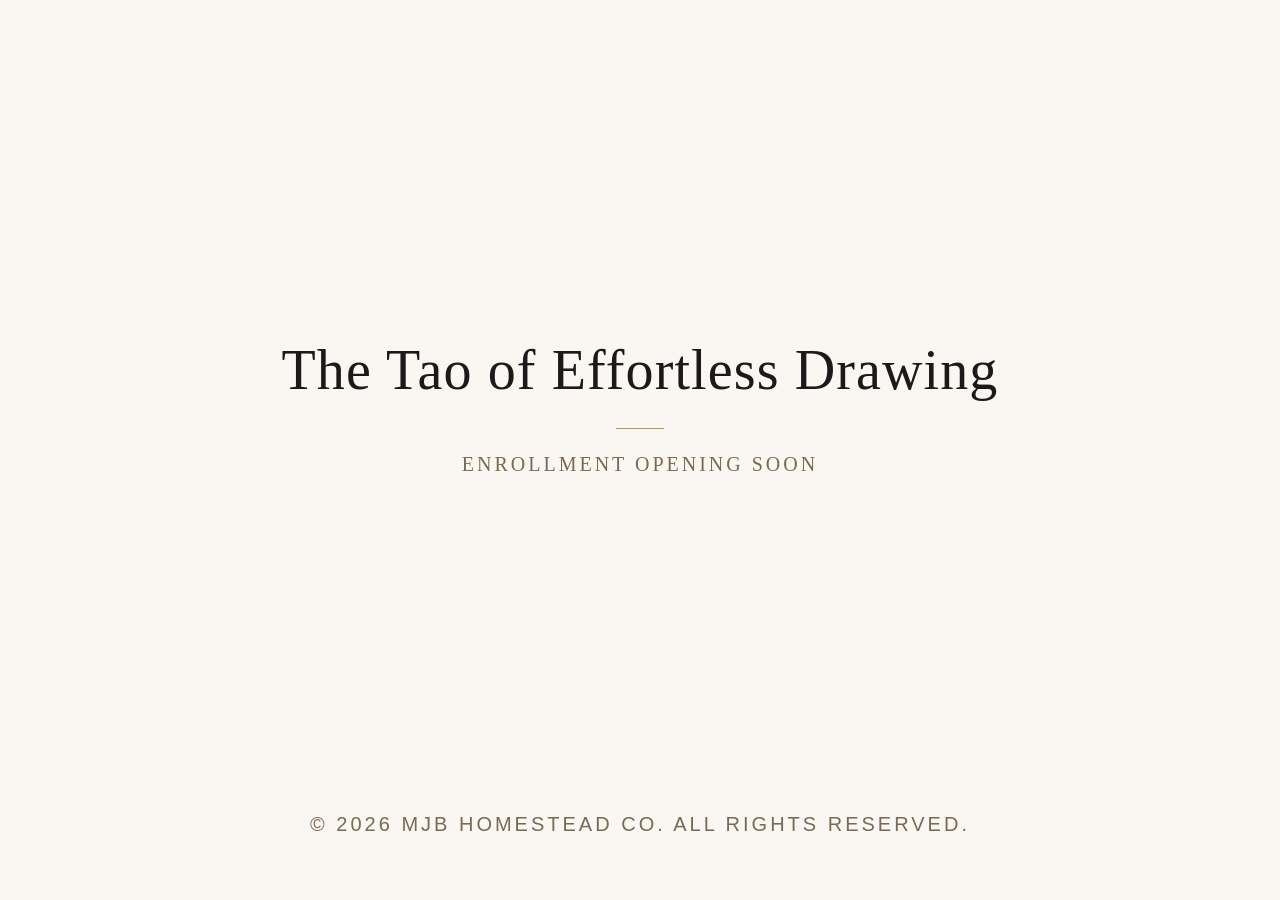
<file: index.html>
<!DOCTYPE html>
<html lang="en">
<head>
  <meta charset="UTF-8" />
  <meta name="viewport" content="width=device-width, initial-scale=1.0" />
  <meta name="description" content="The Tao of Effortless Drawing — coming soon." />
  <title>The Tao of Effortless Drawing</title>
  <style>
    *, *::before, *::after { box-sizing: border-box; margin: 0; padding: 0; }

    body {
      min-height: 100vh;
      display: flex;
      flex-direction: column;
      align-items: center;
      justify-content: center;
      background-color: #faf7f2;
      color: #2c2c2c;
      font-family: Georgia, 'Times New Roman', serif;
      padding: 2rem;
      text-align: center;
    }

    main {
      flex: 1;
      display: flex;
      flex-direction: column;
      align-items: center;
      justify-content: center;
      gap: 1.5rem;
    }

    h1 {
      font-size: clamp(2rem, 6vw, 3.5rem);
      font-weight: normal;
      letter-spacing: 0.02em;
      color: #1a1a1a;
      line-height: 1.2;
    }

    .divider {
      width: 3rem;
      height: 1px;
      background-color: #b5945a;
    }

    p {
      font-size: clamp(1rem, 2.5vw, 1.25rem);
      letter-spacing: 0.15em;
      text-transform: uppercase;
      color: #7a6a54;
    }

    footer {
      padding: 2rem;
      font-family: 'Helvetica Neue', Arial, sans-serif;
      font-size: 0.8rem;
      color: #aaa;
      letter-spacing: 0.05em;
    }
  </style>
</head>
<body>
  <main>
    <h1>The Tao of Effortless Drawing</h1>
    <div class="divider" aria-hidden="true"></div>
    <p>Enrollment Opening Soon</p>
  </main>
  <footer>
    <p>&copy; <span id="year"></span> MJB Homestead Co. All rights reserved.</p>
  </footer>
  <script>
    document.getElementById('year').textContent = new Date().getFullYear();
  </script>
</body>
</html>
</file>
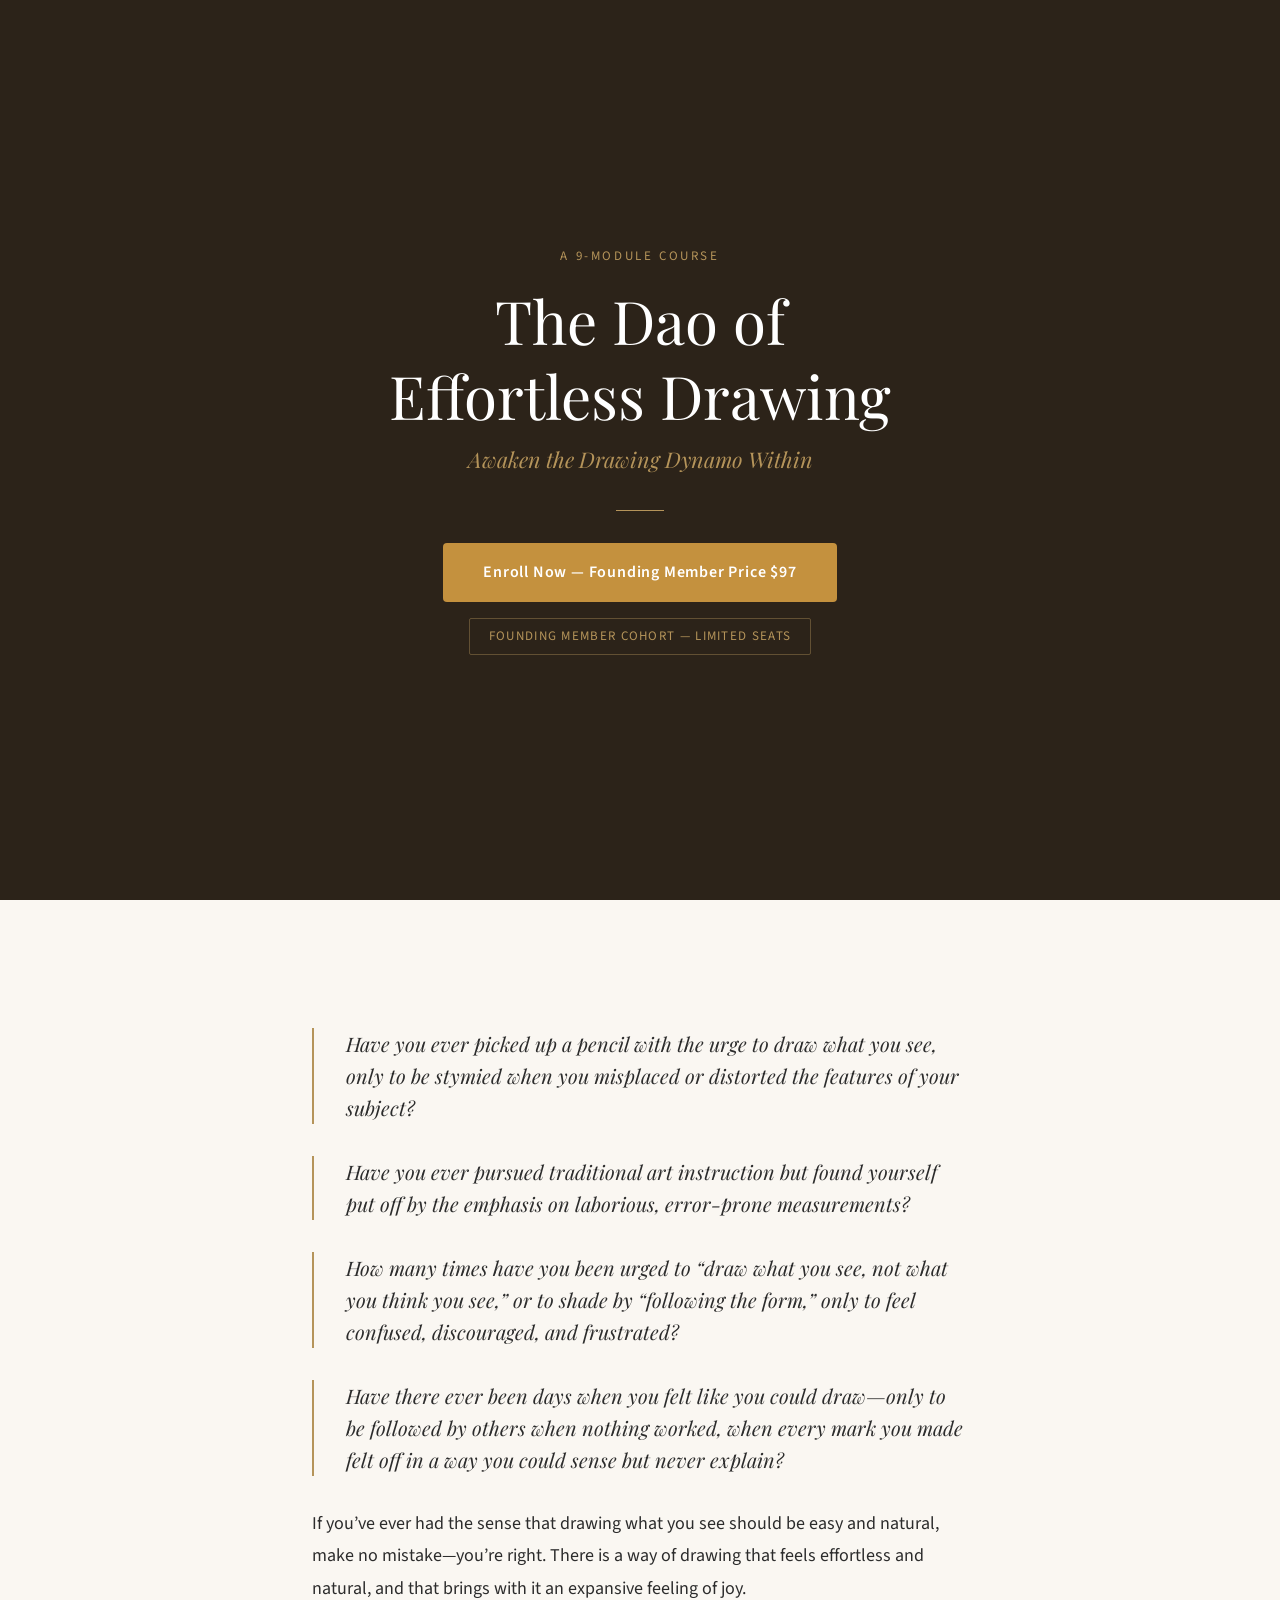
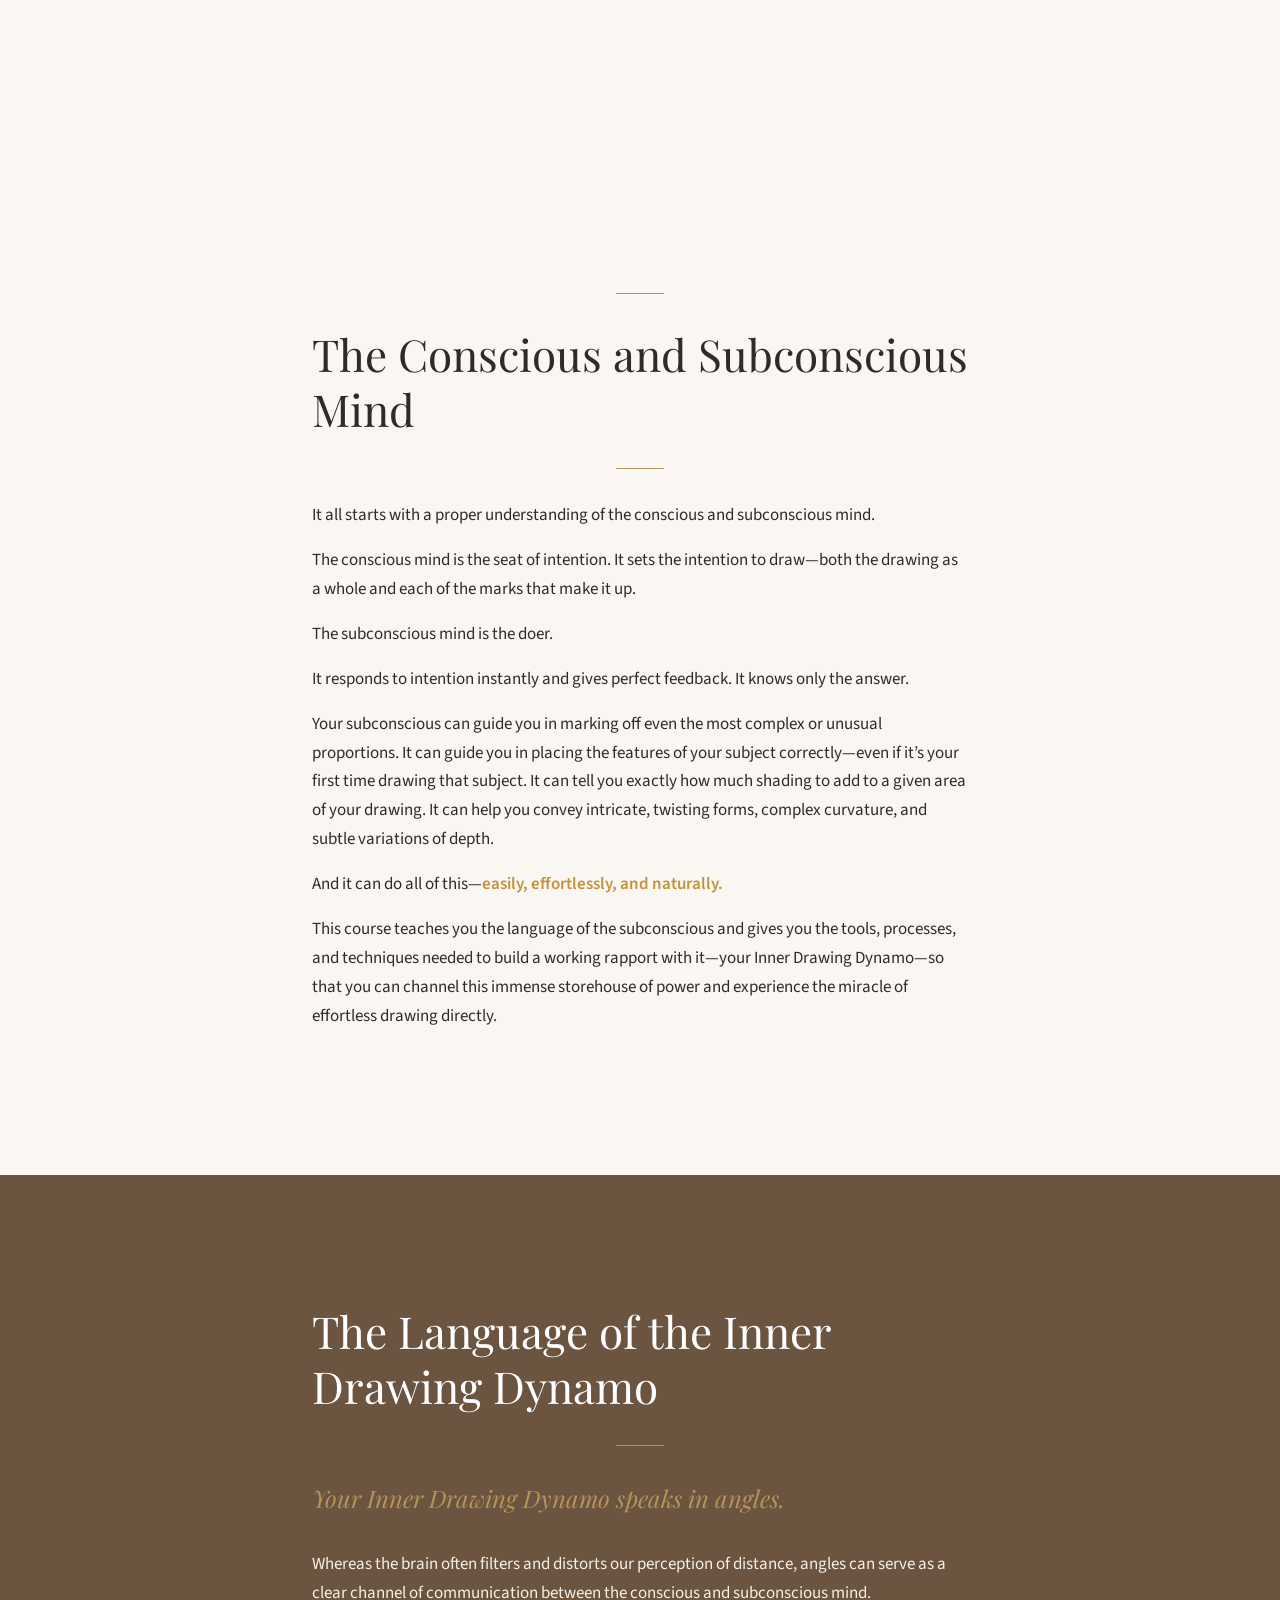
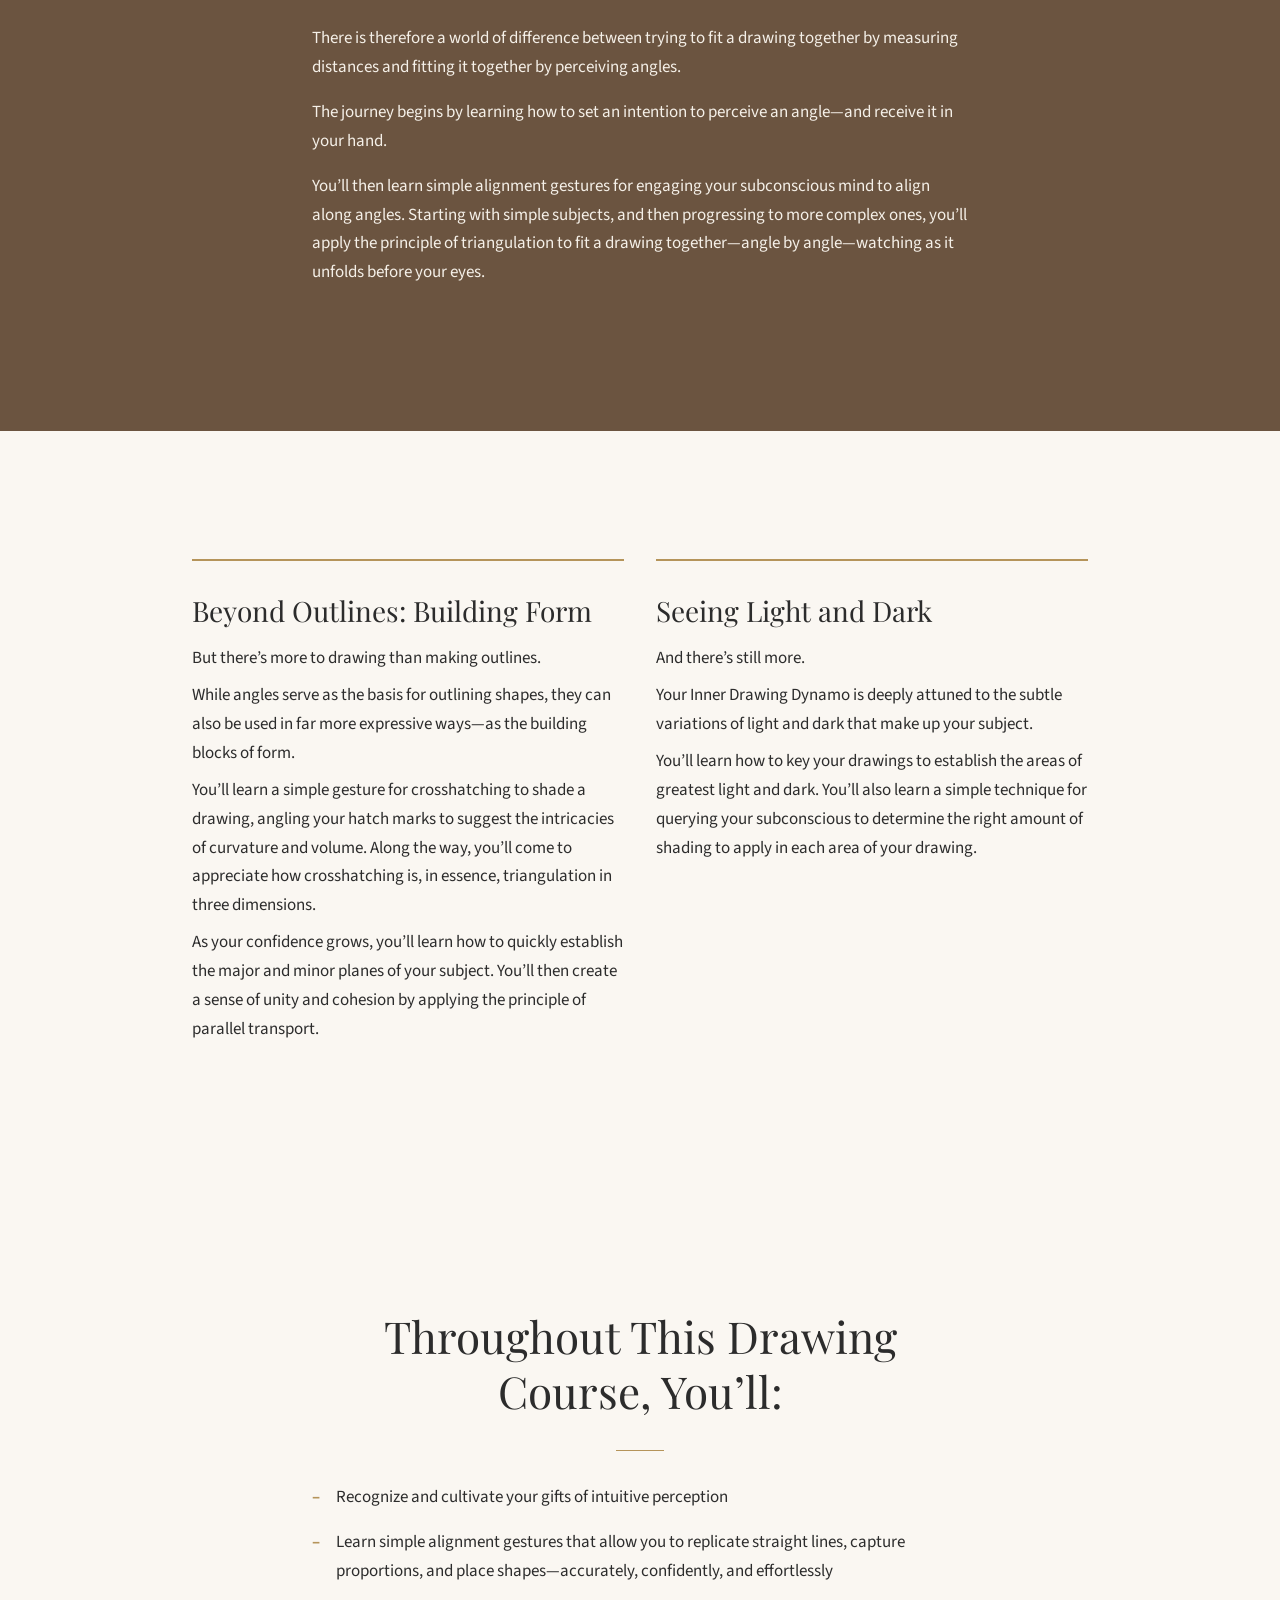
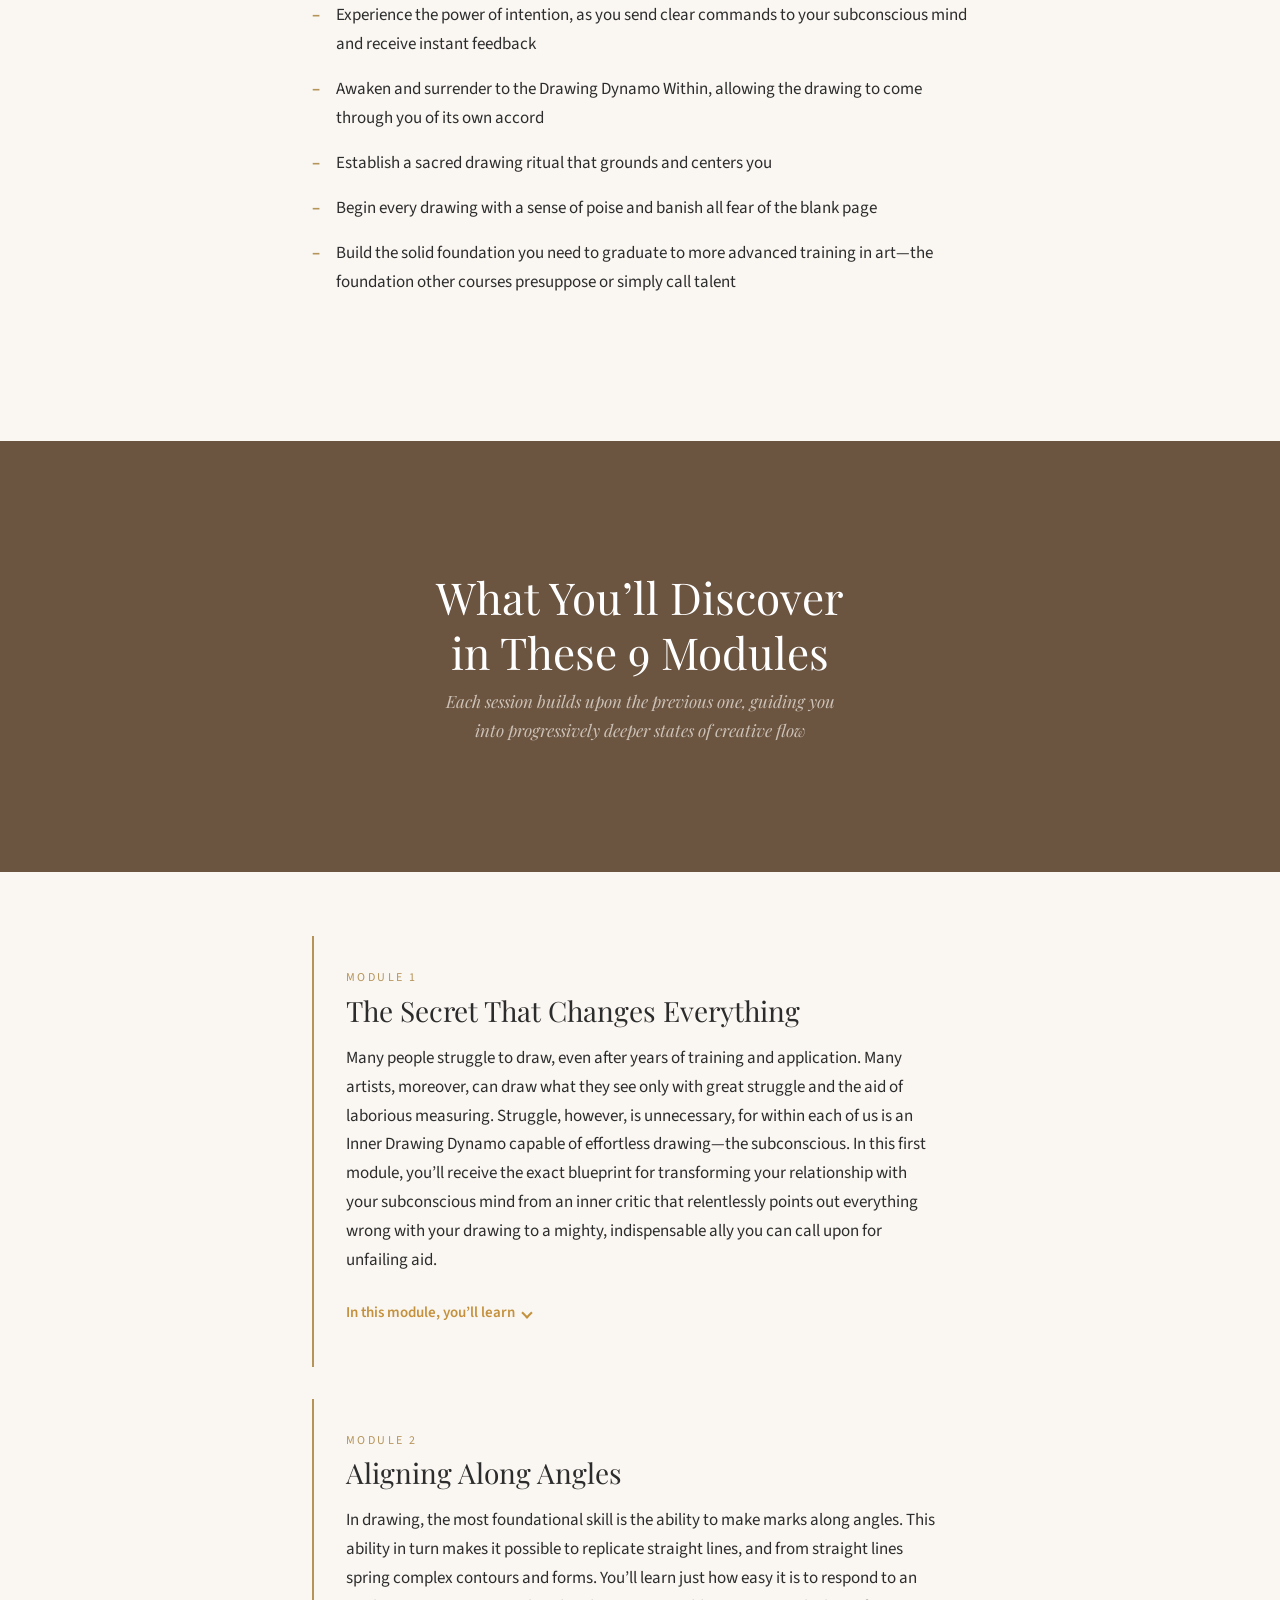
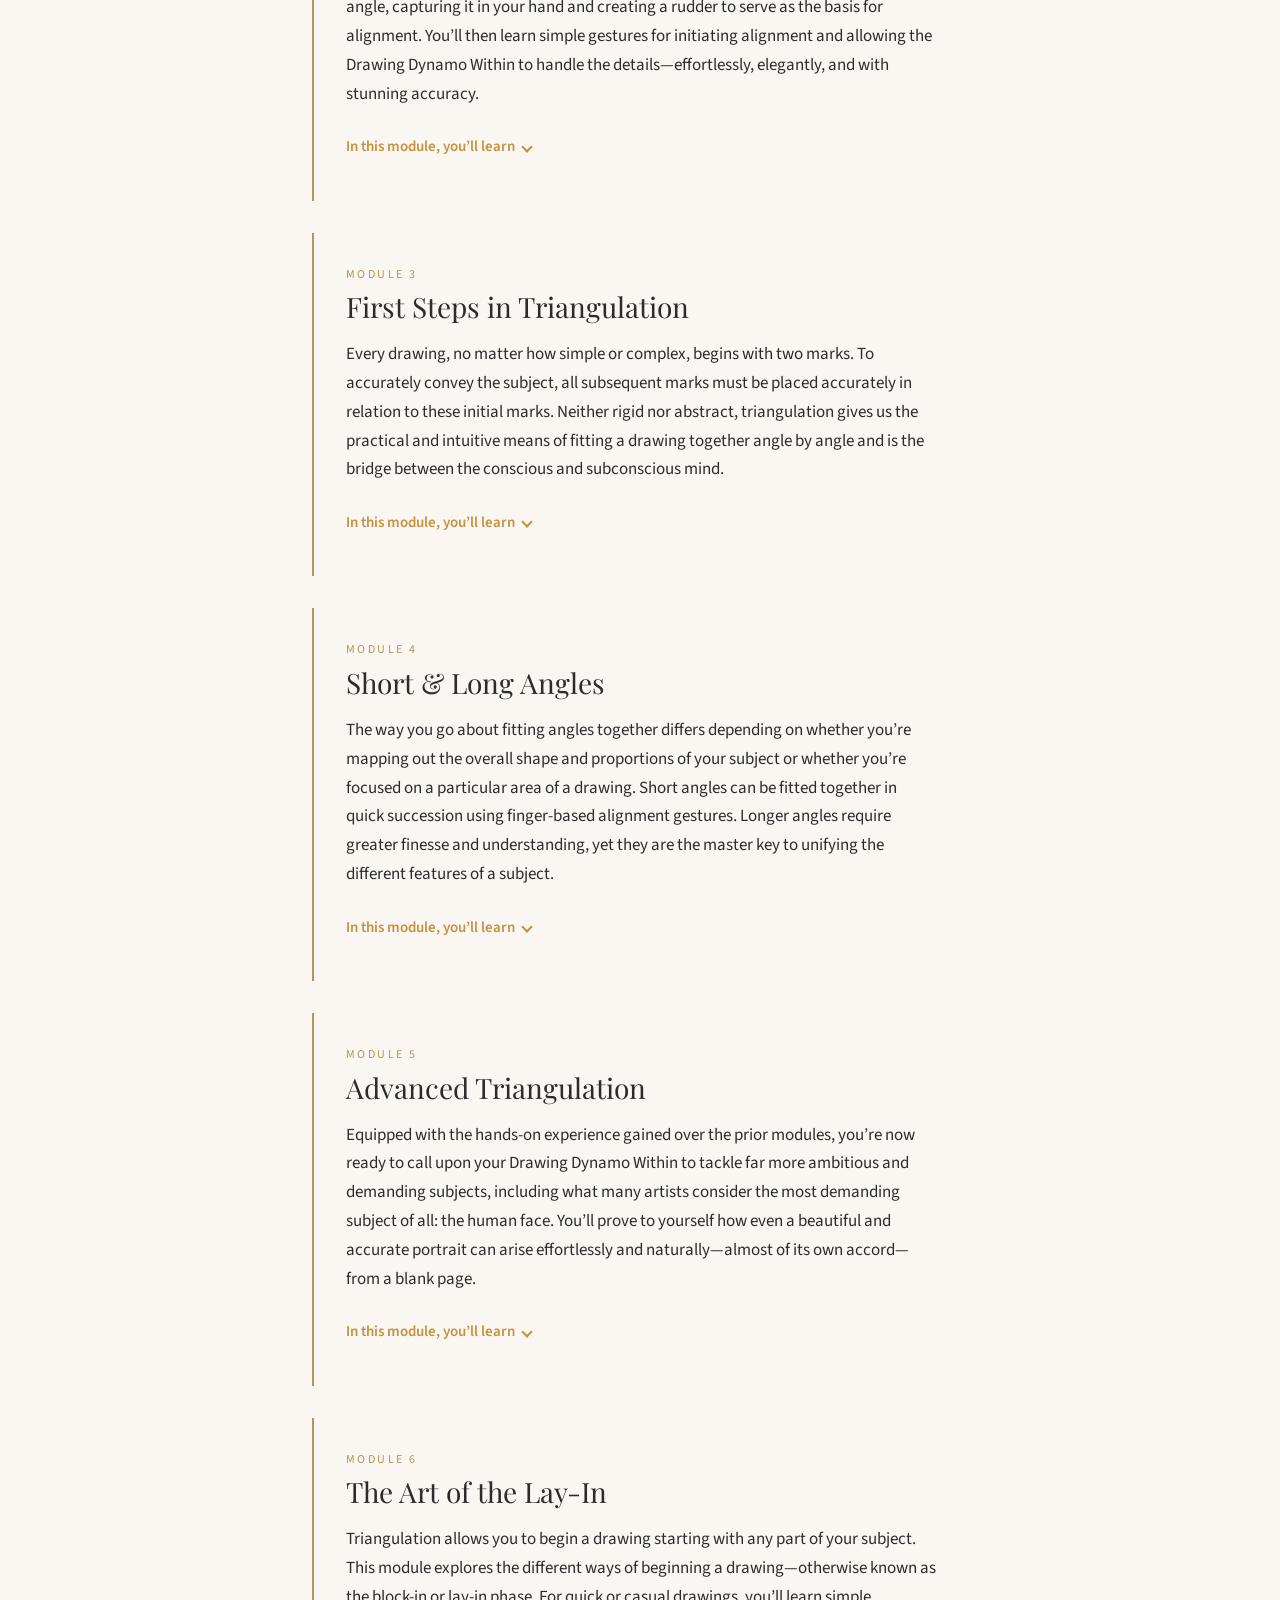
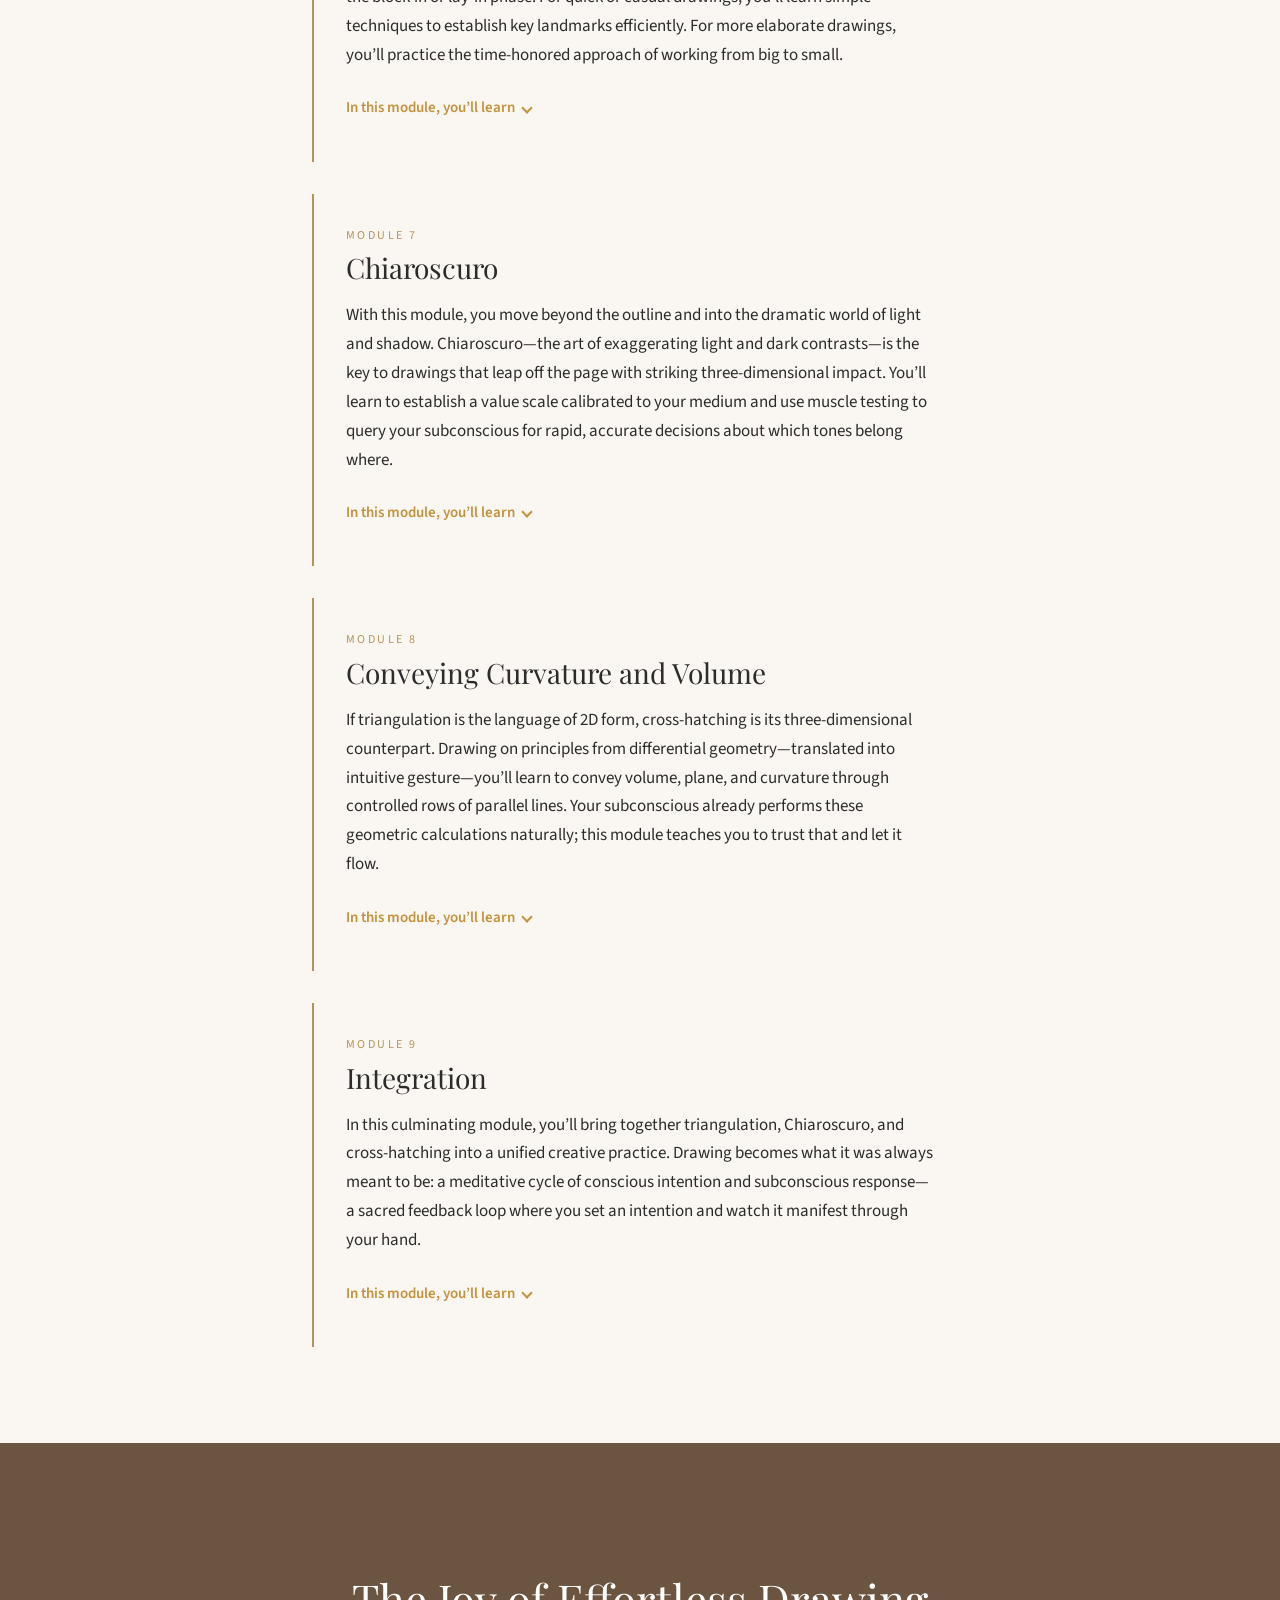
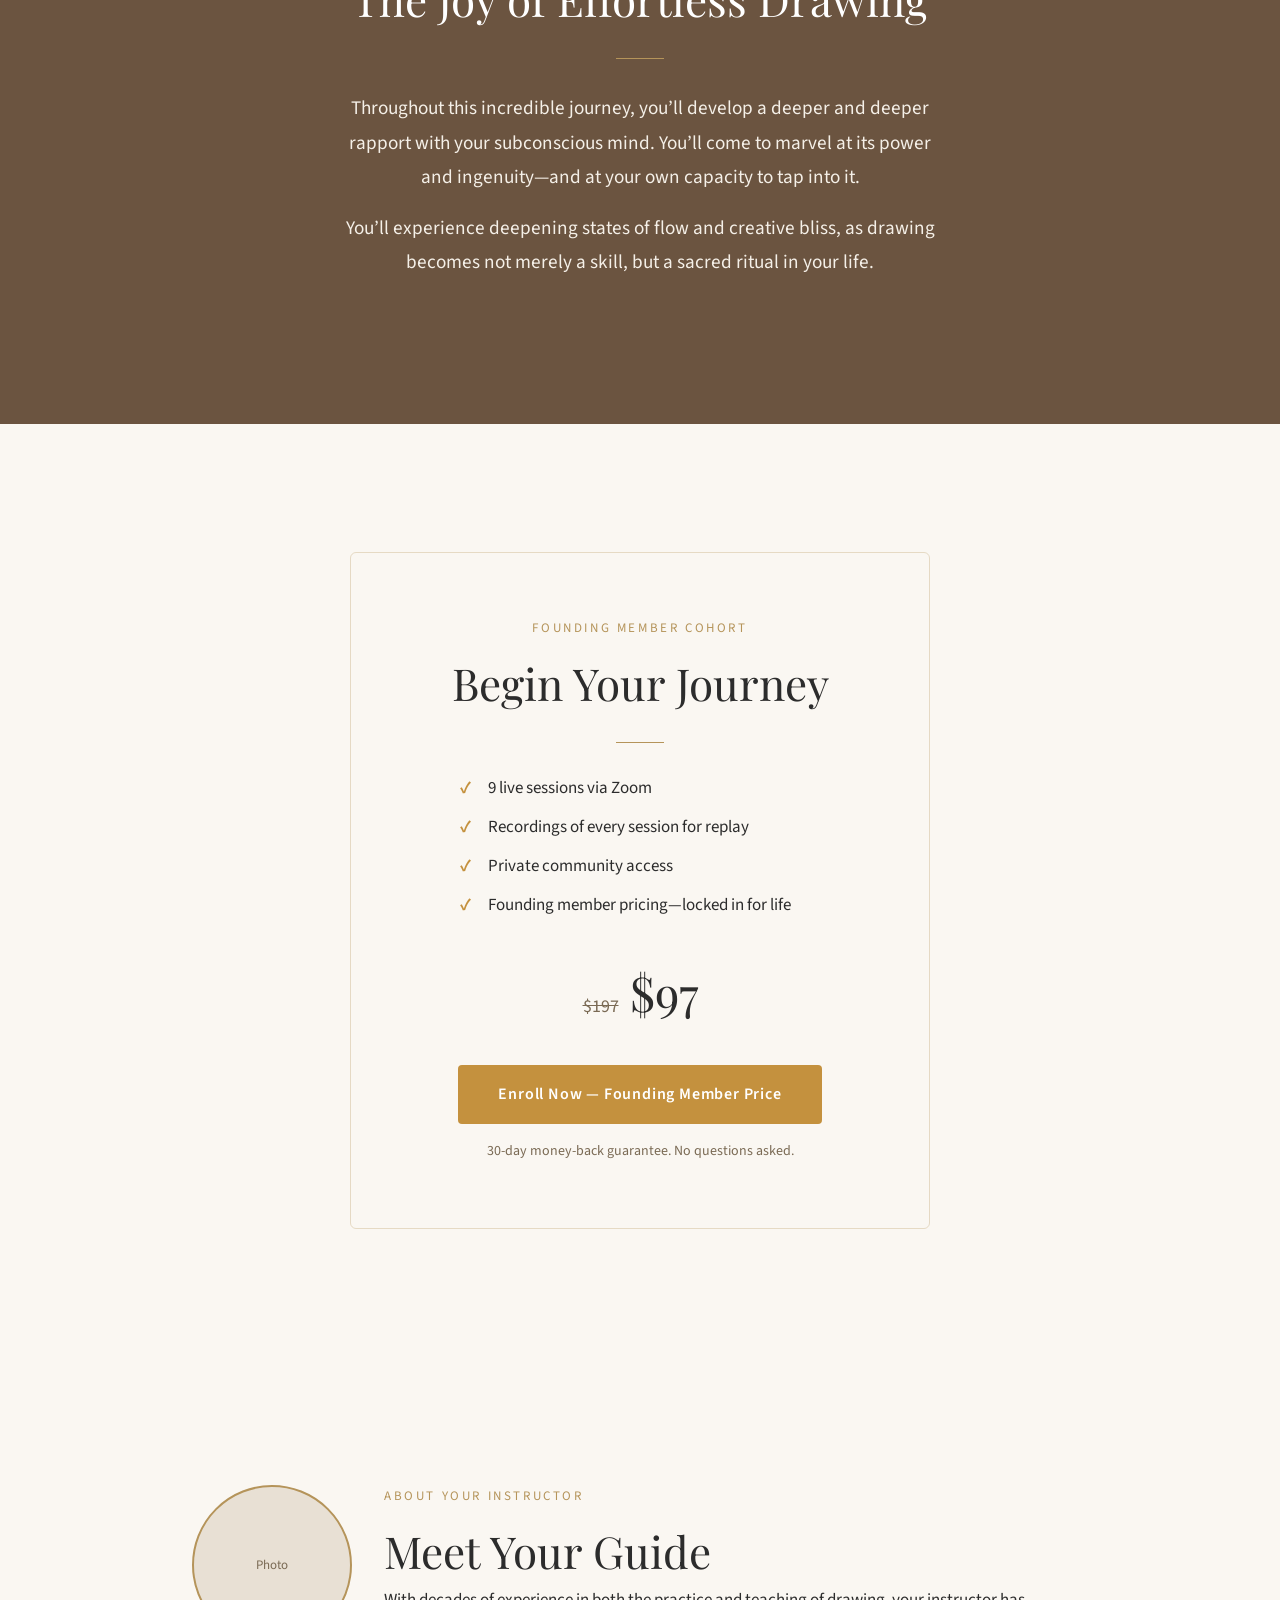
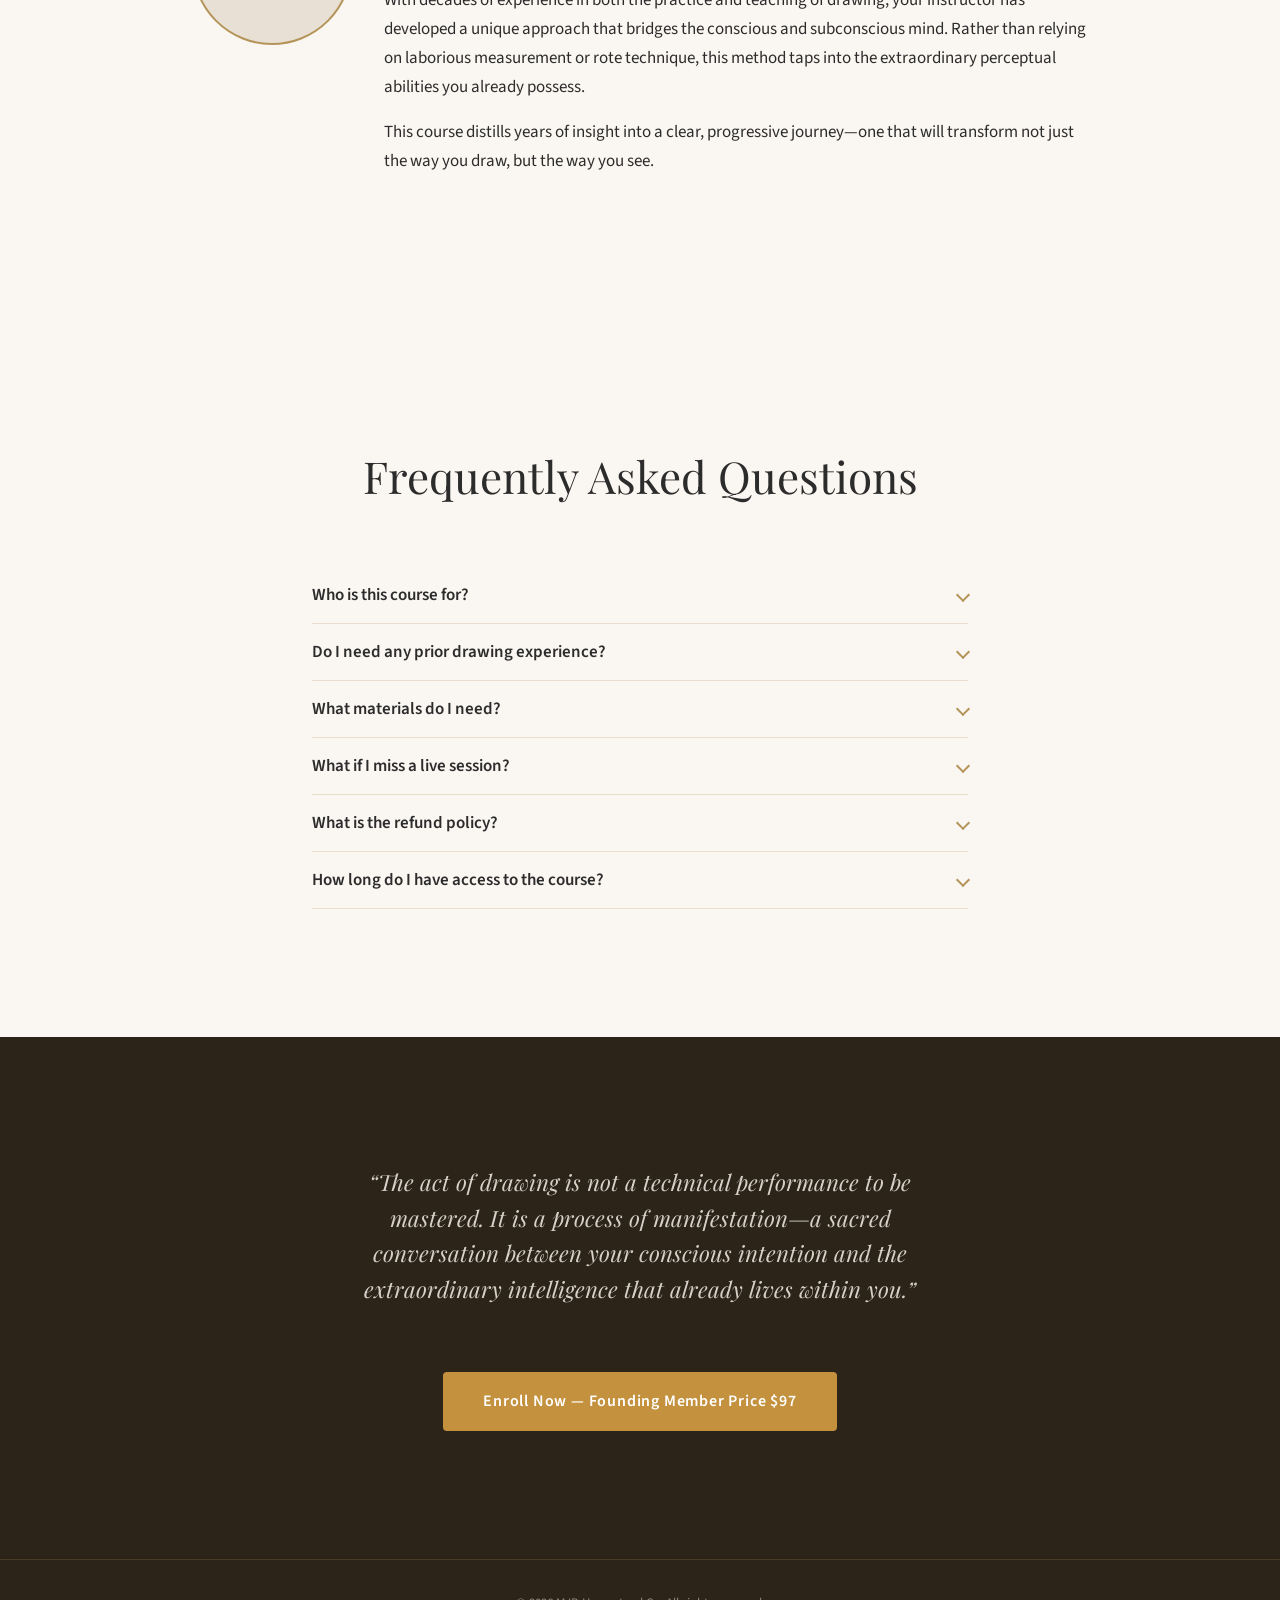
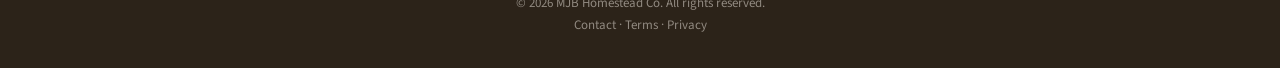
<file: src/index.html>
<!DOCTYPE html>
<html lang="en">
<head>
  <meta charset="UTF-8" />
  <meta name="viewport" content="width=device-width, initial-scale=1.0" />
  <meta name="description" content="The Dao of Effortless Drawing — a 9-module course that awakens the Drawing Dynamo Within. Learn to draw effortlessly through triangulation, chiaroscuro, and cross-hatching." />
  <title>The Dao of Effortless Drawing — Awaken the Drawing Dynamo Within</title>

  <!-- Fonts -->
  <link rel="preconnect" href="https://fonts.googleapis.com" />
  <link rel="preconnect" href="https://fonts.gstatic.com" crossorigin />
  <link href="https://fonts.googleapis.com/css2?family=Playfair+Display:ital,wght@0,400;0,700;1,400&family=Source+Sans+3:wght@400;600;700&display=swap" rel="stylesheet" />

  <link rel="stylesheet" href="css/styles.css" />
</head>
<body>

  <!-- ============================================================
       1. HERO
       ============================================================ -->
  <section class="hero" id="top">
    <div class="hero__inner">
      <p class="kicker">A 9-Module Course</p>
      <h1>The Dao of<br />Effortless Drawing</h1>
      <p class="hero__subtitle">Awaken the Drawing Dynamo Within</p>
      <hr class="gold-rule" />
      <a href="#" class="btn btn--primary" data-enroll>Enroll Now &mdash; Founding Member Price $97</a>
      <div class="hero__badge">Founding Member Cohort &mdash; Limited Seats</div>
    </div>
  </section>

  <!-- ============================================================
       2. THE PAIN
       ============================================================ -->
  <section class="pain section-padding" id="pain">
    <div class="container">
      <blockquote>Have you ever picked up a pencil with the urge to draw what you see, only to be stymied when you misplaced or distorted the features of your subject?</blockquote>
      <blockquote>Have you ever pursued traditional art instruction but found yourself put off by the emphasis on laborious, error-prone measurements?</blockquote>
      <blockquote>How many times have you been urged to &ldquo;draw what you see, not what you think you see,&rdquo; or to shade by &ldquo;following the form,&rdquo; only to feel confused, discouraged, and frustrated?</blockquote>
      <blockquote>Have there ever been days when you felt like you could draw&mdash;only to be followed by others when nothing worked, when every mark you made felt off in a way you could sense but never explain?</blockquote>
      <p class="pain__resolution">If you&rsquo;ve ever had the sense that drawing what you see should be easy and natural, make no mistake&mdash;you&rsquo;re right. There is a way of drawing that feels effortless and natural, and that brings with it an expansive feeling of joy.</p>
    </div>
  </section>

  <!-- ============================================================
       3. THE BREAKTHROUGH — Conscious & Subconscious Mind
       ============================================================ -->
  <section class="breakthrough section-padding" id="breakthrough">
    <div class="container">
      <hr class="gold-rule" />
      <h2>The Conscious and Subconscious Mind</h2>
      <hr class="gold-rule" />
      <p>It all starts with a proper understanding of the conscious and subconscious mind.</p>
      <p>The conscious mind is the seat of intention. It sets the intention to draw&mdash;both the drawing as a whole and each of the marks that make it up.</p>
      <p>The subconscious mind is the doer.</p>
      <p>It responds to intention instantly and gives perfect feedback. It knows only the answer.</p>
      <p>Your subconscious can guide you in marking off even the most complex or unusual proportions. It can guide you in placing the features of your subject correctly&mdash;even if it&rsquo;s your first time drawing that subject. It can tell you exactly how much shading to add to a given area of your drawing. It can help you convey intricate, twisting forms, complex curvature, and subtle variations of depth.</p>
      <p>And it can do all of this&mdash;<span class="highlight">easily, effortlessly, and naturally.</span></p>
      <p>This course teaches you the language of the subconscious and gives you the tools, processes, and techniques needed to build a working rapport with it&mdash;your Inner Drawing Dynamo&mdash;so that you can channel this immense storehouse of power and experience the miracle of effortless drawing directly.</p>
    </div>
  </section>

  <!-- ============================================================
       4. THE LANGUAGE — Angles Insight
       ============================================================ -->
  <section class="language section-padding" id="language">
    <div class="container">
      <h2>The Language of the Inner Drawing Dynamo</h2>
      <hr class="gold-rule" />
      <p class="lead">Your Inner Drawing Dynamo speaks in angles.</p>
      <p>Whereas the brain often filters and distorts our perception of distance, angles can serve as a clear channel of communication between the conscious and subconscious mind.</p>
      <p>There is therefore a world of difference between trying to fit a drawing together by measuring distances and fitting it together by perceiving angles.</p>
      <p>The journey begins by learning how to set an intention to perceive an angle&mdash;and receive it in your hand.</p>
      <p>You&rsquo;ll then learn simple alignment gestures for engaging your subconscious mind to align along angles. Starting with simple subjects, and then progressing to more complex ones, you&rsquo;ll apply the principle of triangulation to fit a drawing together&mdash;angle by angle&mdash;watching as it unfolds before your eyes.</p>
    </div>
  </section>

  <!-- ============================================================
       5. BEYOND OUTLINES + SEEING LIGHT & DARK (two pillars)
       ============================================================ -->
  <section class="pillars section-padding" id="pillars">
    <div class="container container--wide">
      <div class="pillars__grid">
        <div class="pillar-card">
          <h3>Beyond Outlines: Building Form</h3>
          <p>But there&rsquo;s more to drawing than making outlines.</p>
          <p>While angles serve as the basis for outlining shapes, they can also be used in far more expressive ways&mdash;as the building blocks of form.</p>
          <p>You&rsquo;ll learn a simple gesture for crosshatching to shade a drawing, angling your hatch marks to suggest the intricacies of curvature and volume. Along the way, you&rsquo;ll come to appreciate how crosshatching is, in essence, triangulation in three dimensions.</p>
          <p>As your confidence grows, you&rsquo;ll learn how to quickly establish the major and minor planes of your subject. You&rsquo;ll then create a sense of unity and cohesion by applying the principle of parallel transport.</p>
        </div>
        <div class="pillar-card">
          <h3>Seeing Light and Dark</h3>
          <p>And there&rsquo;s still more.</p>
          <p>Your Inner Drawing Dynamo is deeply attuned to the subtle variations of light and dark that make up your subject.</p>
          <p>You&rsquo;ll learn how to key your drawings to establish the areas of greatest light and dark. You&rsquo;ll also learn a simple technique for querying your subconscious to determine the right amount of shading to apply in each area of your drawing.</p>
        </div>
      </div>
    </div>
  </section>

  <!-- ============================================================
       6. WHAT YOU'LL DISCOVER
       ============================================================ -->
  <section class="discover section-padding" id="discover">
    <div class="container">
      <h2 class="text-center">Throughout This Drawing Course, You&rsquo;ll:</h2>
      <hr class="gold-rule" />
      <ul class="discover__list">
        <li>Recognize and cultivate your gifts of intuitive perception</li>
        <li>Learn simple alignment gestures that allow you to replicate straight lines, capture proportions, and place shapes&mdash;accurately, confidently, and effortlessly</li>
        <li>Experience the power of intention, as you send clear commands to your subconscious mind and receive instant feedback</li>
        <li>Awaken and surrender to the Drawing Dynamo Within, allowing the drawing to come through you of its own accord</li>
        <li>Establish a sacred drawing ritual that grounds and centers you</li>
        <li>Begin every drawing with a sense of poise and banish all fear of the blank page</li>
        <li>Build the solid foundation you need to graduate to more advanced training in art&mdash;the foundation other courses presuppose or simply call talent</li>
      </ul>
    </div>
  </section>

  <!-- ============================================================
       7. MODULE-BY-MODULE JOURNEY
       ============================================================ -->
  <section class="modules-header section-padding" id="modules">
    <div class="container">
      <h2>What You&rsquo;ll Discover<br />in These 9 Modules</h2>
      <p>Each session builds upon the previous one, guiding you<br />into progressively deeper states of creative flow</p>
    </div>
  </section>

  <section class="modules">
    <div class="container">

      <!-- Module 1 -->
      <article class="module-card">
        <p class="module-card__number">Module 1</p>
        <h3>The Secret That Changes Everything</h3>
        <p class="module-card__desc">Many people struggle to draw, even after years of training and application. Many artists, moreover, can draw what they see only with great struggle and the aid of laborious measuring. Struggle, however, is unnecessary, for within each of us is an Inner Drawing Dynamo capable of effortless drawing&mdash;the subconscious. In this first module, you&rsquo;ll receive the exact blueprint for transforming your relationship with your subconscious mind from an inner critic that relentlessly points out everything wrong with your drawing to a mighty, indispensable ally you can call upon for unfailing aid.</p>
        <button class="module-card__toggle" aria-expanded="false">In this module, you&rsquo;ll learn</button>
        <div class="module-card__details" data-open="false">
          <ul>
            <li>What makes drawing what you see so difficult for so many people, even many professionally trained artists</li>
            <li>How the advice to draw what you see, not what you think you see, is misleading and frustrating</li>
            <li>How your subconscious mind functions as the hidden gateway to effortless drawing</li>
            <li>Why angles, rather than distances, serve as the bridge between the conscious and subconscious mind and are thus the natural tool for fitting a drawing together</li>
            <li>How to set an intention to perceive an angle and receive immediate feedback from your subconscious mind&mdash;entering the feedback loop that is the foundation of creative flow</li>
            <li>Simple practices to hone your drawing intuition</li>
          </ul>
        </div>
      </article>

      <!-- Module 2 -->
      <article class="module-card">
        <p class="module-card__number">Module 2</p>
        <h3>Aligning Along Angles</h3>
        <p class="module-card__desc">In drawing, the most foundational skill is the ability to make marks along angles. This ability in turn makes it possible to replicate straight lines, and from straight lines spring complex contours and forms. You&rsquo;ll learn just how easy it is to respond to an angle, capturing it in your hand and creating a rudder to serve as the basis for alignment. You&rsquo;ll then learn simple gestures for initiating alignment and allowing the Drawing Dynamo Within to handle the details&mdash;effortlessly, elegantly, and with stunning accuracy.</p>
        <button class="module-card__toggle" aria-expanded="false">In this module, you&rsquo;ll learn</button>
        <div class="module-card__details" data-open="false">
          <ul>
            <li>How to effortlessly capture an angle in your hand</li>
            <li>Simple alignment gestures for responding to and aligning along angles&mdash;eliminating the &ldquo;offset&rdquo; between your perception and your mark on the page</li>
            <li>Techniques for replicating straight lines that don&rsquo;t rely on perfect hand-eye coordination or a steady hand</li>
            <li>How to break up a complex contour into a series of straight lines&mdash;the intuitive equivalent of calculus, performed naturally by your subconscious</li>
            <li>How to perceive the endpoints of a straight line through intention and feedback, even when they are not explicitly marked</li>
          </ul>
        </div>
      </article>

      <!-- Module 3 -->
      <article class="module-card">
        <p class="module-card__number">Module 3</p>
        <h3>First Steps in Triangulation</h3>
        <p class="module-card__desc">Every drawing, no matter how simple or complex, begins with two marks. To accurately convey the subject, all subsequent marks must be placed accurately in relation to these initial marks. Neither rigid nor abstract, triangulation gives us the practical and intuitive means of fitting a drawing together angle by angle and is the bridge between the conscious and subconscious mind.</p>
        <button class="module-card__toggle" aria-expanded="false">In this module, you&rsquo;ll learn</button>
        <div class="module-card__details" data-open="false">
          <ul>
            <li>Learn the principle of triangulation&mdash;from a natural and intuitive, rather than a mathematical perspective</li>
            <li>Understand how triangulation inheres in every drawing method and is the unifying principle in drawing</li>
            <li>Learn why the scale of a drawing&mdash;a choice made at the outset of the drawing process&mdash;is the only distance that matters, and why every subsequent mark can be placed using angles alone</li>
            <li>Witness the miracle of triangulation unfold before your eyes, as you fit at first simple, then progressively more complex shapes together, angle by angle</li>
            <li>Experience the flexibility and power of being able to start the same drawing in infinitely many ways</li>
            <li>Set a micro-intention, receive visual feedback, and feel the flow state begin to emerge</li>
          </ul>
        </div>
      </article>

      <!-- Module 4 -->
      <article class="module-card">
        <p class="module-card__number">Module 4</p>
        <h3>Short &amp; Long Angles</h3>
        <p class="module-card__desc">The way you go about fitting angles together differs depending on whether you&rsquo;re mapping out the overall shape and proportions of your subject or whether you&rsquo;re focused on a particular area of a drawing. Short angles can be fitted together in quick succession using finger-based alignment gestures. Longer angles require greater finesse and understanding, yet they are the master key to unifying the different features of a subject.</p>
        <button class="module-card__toggle" aria-expanded="false">In this module, you&rsquo;ll learn</button>
        <div class="module-card__details" data-open="false">
          <ul>
            <li>Delve deeper into the concept of scale and how the choice of scale creates a distinction between short and long angles</li>
            <li>Master advanced alignment gestures that naturally bring to bear the power of your entire arm, letting you draw easily and naturally from your shoulder</li>
            <li>Learn when to apply different alignment techniques, depending on whether you&rsquo;re aiming to establish placement and proportion or quickly convey small details</li>
            <li>Tackle more advanced subjects, including portions of human and animal faces</li>
          </ul>
        </div>
      </article>

      <!-- Module 5 -->
      <article class="module-card">
        <p class="module-card__number">Module 5</p>
        <h3>Advanced Triangulation</h3>
        <p class="module-card__desc">Equipped with the hands-on experience gained over the prior modules, you&rsquo;re now ready to call upon your Drawing Dynamo Within to tackle far more ambitious and demanding subjects, including what many artists consider the most demanding subject of all: the human face. You&rsquo;ll prove to yourself how even a beautiful and accurate portrait can arise effortlessly and naturally&mdash;almost of its own accord&mdash;from a blank page.</p>
        <button class="module-card__toggle" aria-expanded="false">In this module, you&rsquo;ll learn</button>
        <div class="module-card__details" data-open="false">
          <ul>
            <li>Demonstrate command and mastery of triangulation, as you efficiently read angles from photo reference and effortlessly draw even complex subjects&mdash;including pet and human portraits</li>
            <li>Develop a sense of flow and fluidity, as you build more and more confidence in your intuitive drawing abilities</li>
            <li>Surrender more and more of the drawing process to your Inner Drawing Dynamo</li>
            <li>Discover anatomy through observation rather than relying on pre-memorized proportions or reference structures</li>
          </ul>
        </div>
      </article>

      <!-- Module 6 -->
      <article class="module-card">
        <p class="module-card__number">Module 6</p>
        <h3>The Art of the Lay-In</h3>
        <p class="module-card__desc">Triangulation allows you to begin a drawing starting with any part of your subject. This module explores the different ways of beginning a drawing&mdash;otherwise known as the block-in or lay-in phase. For quick or casual drawings, you&rsquo;ll learn simple techniques to establish key landmarks efficiently. For more elaborate drawings, you&rsquo;ll practice the time-honored approach of working from big to small.</p>
        <button class="module-card__toggle" aria-expanded="false">In this module, you&rsquo;ll learn</button>
        <div class="module-card__details" data-open="false">
          <ul>
            <li>Learn different ways of starting off a drawing</li>
            <li>Call upon your subconscious to create a lightning-fast freeform sketch to serve as the basis for a drawing</li>
            <li>Discover the power of negative spaces for framing an image</li>
            <li>Banish all remaining fear of the blank page</li>
            <li>Plan out a drawing in advance, based on your requirements and desired results</li>
            <li>Release the need for immediate accuracy and experience the joy of iterating on a drawing</li>
            <li>Use the lay-in as a strategic entry point that confirms your composition&mdash;before you surrender fully to the subconscious flow</li>
          </ul>
        </div>
      </article>

      <!-- Module 7 -->
      <article class="module-card">
        <p class="module-card__number">Module 7</p>
        <h3>Chiaroscuro</h3>
        <p class="module-card__desc">With this module, you move beyond the outline and into the dramatic world of light and shadow. Chiaroscuro&mdash;the art of exaggerating light and dark contrasts&mdash;is the key to drawings that leap off the page with striking three-dimensional impact. You&rsquo;ll learn to establish a value scale calibrated to your medium and use muscle testing to query your subconscious for rapid, accurate decisions about which tones belong where.</p>
        <button class="module-card__toggle" aria-expanded="false">In this module, you&rsquo;ll learn</button>
        <div class="module-card__details" data-open="false">
          <ul>
            <li>Understand the essentials of light, dark, and value to shade a drawing effectively</li>
            <li>Master a simple gesture for hatching straight lines to create patches of value</li>
            <li>Build depth in your drawings by layering light patches of hatch marks upon one another</li>
            <li>Learn the principle of Chiaroscuro and the importance of creating a strong separation of values</li>
            <li>Learn how to create a value scale&mdash;whether 2-level, 3-level, or 5-level&mdash;calibrated to the capabilities of your specific medium</li>
            <li>Use muscle testing to receive clear guidance from your subconscious about which value to choose for a specific area of a drawing</li>
          </ul>
        </div>
      </article>

      <!-- Module 8 -->
      <article class="module-card">
        <p class="module-card__number">Module 8</p>
        <h3>Conveying Curvature and Volume</h3>
        <p class="module-card__desc">If triangulation is the language of 2D form, cross-hatching is its three-dimensional counterpart. Drawing on principles from differential geometry&mdash;translated into intuitive gesture&mdash;you&rsquo;ll learn to convey volume, plane, and curvature through controlled rows of parallel lines. Your subconscious already performs these geometric calculations naturally; this module teaches you to trust that and let it flow.</p>
        <button class="module-card__toggle" aria-expanded="false">In this module, you&rsquo;ll learn</button>
        <div class="module-card__details" data-open="false">
          <ul>
            <li>Learn how cross-hatching creates the illusion of curvature and volume</li>
            <li>Sculpt and create beautiful, flowing expressions of form that twist and merge intricately with one another</li>
            <li>Understand how edges function as natural sources of curvature&mdash;providing the initial hatching angle your subconscious needs</li>
            <li>Learn the secret of creating beautiful cross-contour lines by cutting into forms from different directions</li>
            <li>Apply the principle of parallel transport to bring richness, depth, and unity to your cross-hatching</li>
            <li>Bring together cross-hatching and Chiaroscuro to create simple, yet stunning illusions of depth</li>
            <li>Immerse yourself in the joy of rendering, as you call upon your Inner Drawing Dynamo to create flow, depth, and richness</li>
          </ul>
        </div>
      </article>

      <!-- Module 9 -->
      <article class="module-card">
        <p class="module-card__number">Module 9</p>
        <h3>Integration</h3>
        <p class="module-card__desc">In this culminating module, you&rsquo;ll bring together triangulation, Chiaroscuro, and cross-hatching into a unified creative practice. Drawing becomes what it was always meant to be: a meditative cycle of conscious intention and subconscious response&mdash;a sacred feedback loop where you set an intention and watch it manifest through your hand.</p>
        <button class="module-card__toggle" aria-expanded="false">In this module, you&rsquo;ll learn</button>
        <div class="module-card__details" data-open="false">
          <ul>
            <li>Bring together all your newfound intuitive drawing techniques to create stunning pet and human portraits</li>
            <li>Come to appreciate drawing as a process of manifestation&mdash;as a dance between conscious intention and subconscious feedback, made of innumerable small steps</li>
            <li>Attain deeper meditative states while drawing, as you deepen your surrender to your Inner Drawing Dynamo</li>
            <li>Establish a sacred drawing ritual that relaxes and revitalizes you</li>
            <li>Step into the identity of the effortless draftsman&mdash;where the Inner Drawing Dynamo takes over and the act of drawing leaves you rejuvenated, not drained</li>
          </ul>
        </div>
      </article>

    </div>
  </section>

  <!-- ============================================================
       8. THE JOY OF EFFORTLESS DRAWING
       ============================================================ -->
  <section class="joy section-padding" id="joy">
    <div class="container">
      <h2>The Joy of Effortless Drawing</h2>
      <hr class="gold-rule" />
      <p>Throughout this incredible journey, you&rsquo;ll develop a deeper and deeper rapport with your subconscious mind. You&rsquo;ll come to marvel at its power and ingenuity&mdash;and at your own capacity to tap into it.</p>
      <p>You&rsquo;ll experience deepening states of flow and creative bliss, as drawing becomes not merely a skill, but a sacred ritual in your life.</p>
    </div>
  </section>

  <!-- ============================================================
       9. THE OFFER
       ============================================================ -->
  <section class="offer section-padding" id="offer">
    <div class="container">
      <div class="offer__card">
        <p class="kicker">Founding Member Cohort</p>
        <h2>Begin Your Journey</h2>
        <hr class="gold-rule" />
        <ul class="offer__includes">
          <li>9 live sessions via Zoom</li>
          <li>Recordings of every session for replay</li>
          <li>Private community access</li>
          <li>Founding member pricing&mdash;locked in for life</li>
        </ul>
        <div class="offer__price">
          <span class="original">$197</span>
          <span class="current">$97</span>
        </div>
        <a href="#" class="btn btn--primary" data-enroll>Enroll Now &mdash; Founding Member Price</a>
        <p class="offer__guarantee">30-day money-back guarantee. No questions asked.</p>
      </div>
    </div>
  </section>

  <!-- ============================================================
       10. ABOUT THE INSTRUCTOR
       ============================================================ -->
  <section class="instructor section-padding" id="instructor">
    <div class="container container--wide">
      <div class="instructor__inner">
        <div class="instructor__photo" aria-label="Instructor photo placeholder">
          Photo
        </div>
        <div class="instructor__bio">
          <p class="kicker">About Your Instructor</p>
          <h2>Meet Your Guide</h2>
          <p>With decades of experience in both the practice and teaching of drawing, your instructor has developed a unique approach that bridges the conscious and subconscious mind. Rather than relying on laborious measurement or rote technique, this method taps into the extraordinary perceptual abilities you already possess.</p>
          <p>This course distills years of insight into a clear, progressive journey&mdash;one that will transform not just the way you draw, but the way you see.</p>
        </div>
      </div>
    </div>
  </section>

  <!-- ============================================================
       11. FAQ
       ============================================================ -->
  <section class="faq section-padding" id="faq">
    <div class="container">
      <h2>Frequently Asked Questions</h2>

      <div class="faq__item">
        <button class="faq__question" aria-expanded="false">Who is this course for?</button>
        <div class="faq__answer" data-open="false">
          <p>This course is for anyone who wants to learn to draw&mdash;or who has tried and felt frustrated by traditional methods. Whether you&rsquo;re a complete beginner or an experienced artist looking for a breakthrough, the Dao of Effortless Drawing will transform your relationship with the pencil.</p>
        </div>
      </div>

      <div class="faq__item">
        <button class="faq__question" aria-expanded="false">Do I need any prior drawing experience?</button>
        <div class="faq__answer" data-open="false">
          <p>No prior experience is needed. This course starts from first principles and builds progressively. In fact, beginners often progress faster because they have fewer habits to unlearn.</p>
        </div>
      </div>

      <div class="faq__item">
        <button class="faq__question" aria-expanded="false">What materials do I need?</button>
        <div class="faq__answer" data-open="false">
          <p>Just a pencil and paper. As you progress, you may wish to experiment with different pencil grades and quality drawing paper, but no special equipment is required to begin.</p>
        </div>
      </div>

      <div class="faq__item">
        <button class="faq__question" aria-expanded="false">What if I miss a live session?</button>
        <div class="faq__answer" data-open="false">
          <p>Every session is recorded and available for replay. You can watch at your own pace and revisit any module as many times as you like.</p>
        </div>
      </div>

      <div class="faq__item">
        <button class="faq__question" aria-expanded="false">What is the refund policy?</button>
        <div class="faq__answer" data-open="false">
          <p>We offer a 30-day money-back guarantee. If the course isn&rsquo;t right for you, simply let us know within 30 days of enrollment for a full refund&mdash;no questions asked.</p>
        </div>
      </div>

      <div class="faq__item">
        <button class="faq__question" aria-expanded="false">How long do I have access to the course?</button>
        <div class="faq__answer" data-open="false">
          <p>As a founding member, you&rsquo;ll have lifetime access to all course recordings and materials, including any future updates.</p>
        </div>
      </div>

    </div>
  </section>

  <!-- ============================================================
       12. FINAL CTA
       ============================================================ -->
  <section class="final-cta section-padding" id="enroll">
    <div class="container">
      <blockquote>&ldquo;The act of drawing is not a technical performance to be mastered. It is a process of manifestation&mdash;a sacred conversation between your conscious intention and the extraordinary intelligence that already lives within you.&rdquo;</blockquote>
      <a href="#" class="btn btn--primary" data-enroll>Enroll Now &mdash; Founding Member Price $97</a>
    </div>
  </section>

  <!-- ============================================================
       13. FOOTER
       ============================================================ -->
  <footer class="footer">
    <p>&copy; <span id="year"></span> MJB Homestead Co. All rights reserved.</p>
    <p><a href="mailto:contact@effortlessdrawingcourse.com">Contact</a> &middot; <a href="#">Terms</a> &middot; <a href="#">Privacy</a></p>
  </footer>

  <script src="js/main.js"></script>
</body>
</html>
</file>
<file: src/css/styles.css>
/* ==========================================================================
   The Dao of Effortless Drawing — Landing Page Styles
   Mobile-first, no build step
   ========================================================================== */

/* ---------- Reset ---------- */
*, *::before, *::after { box-sizing: border-box; margin: 0; padding: 0; }

/* ---------- Custom Properties ---------- */
:root {
  /* Backgrounds */
  --bg-parchment: #faf7f2;
  --bg-dark: #2c2319;
  --bg-mid: #6b5440;

  /* Text */
  --text-primary: #2c2c2c;
  --text-light: #f5f0e8;
  --text-muted: #7a6a54;

  /* Accent */
  --gold: #b5945a;
  --gold-bright: #c4913e;
  --gold-hover: #a87a2f;

  /* Spacing scale */
  --space-xs: 0.5rem;
  --space-sm: 1rem;
  --space-md: 2rem;
  --space-lg: 4rem;
  --space-xl: 6rem;
  --space-2xl: 8rem;

  /* Typography */
  --font-heading: 'Playfair Display', Georgia, 'Times New Roman', serif;
  --font-body: 'Source Sans 3', 'Source Sans Pro', -apple-system, BlinkMacSystemFont, sans-serif;

  /* Layout */
  --content-width: 720px;
  --wide-width: 960px;
}

/* ---------- Base ---------- */
html {
  scroll-behavior: smooth;
  -webkit-text-size-adjust: 100%;
}

body {
  font-family: var(--font-body);
  font-size: 1.0625rem;
  line-height: 1.7;
  color: var(--text-primary);
  background-color: var(--bg-parchment);
  -webkit-font-smoothing: antialiased;
  -moz-osx-font-smoothing: grayscale;
}

img {
  max-width: 100%;
  height: auto;
  display: block;
}

a { color: var(--gold-bright); text-decoration: none; }
a:hover { color: var(--gold-hover); }

/* ---------- Typography ---------- */
h1, h2, h3, h4 {
  font-family: var(--font-heading);
  font-weight: 400;
  line-height: 1.25;
}

h1 { font-size: clamp(2.25rem, 6vw, 3.75rem); }
h2 { font-size: clamp(1.75rem, 4.5vw, 2.75rem); }
h3 { font-size: clamp(1.25rem, 3vw, 1.75rem); }

/* ---------- Utility ---------- */
.container {
  width: 100%;
  max-width: var(--content-width);
  margin-inline: auto;
  padding-inline: var(--space-md);
}

.container--wide {
  max-width: var(--wide-width);
}

.text-center { text-align: center; }

.kicker {
  font-family: var(--font-body);
  font-size: 0.8125rem;
  letter-spacing: 0.2em;
  text-transform: uppercase;
  color: var(--gold);
  margin-bottom: var(--space-sm);
}

.gold-rule {
  width: 3rem;
  height: 1px;
  background-color: var(--gold);
  border: none;
  margin: var(--space-md) auto;
}

.section-padding {
  padding-block: var(--space-lg);
}

/* ---------- Buttons ---------- */
.btn {
  display: inline-block;
  font-family: var(--font-body);
  font-size: 1rem;
  font-weight: 600;
  letter-spacing: 0.05em;
  text-align: center;
  text-decoration: none;
  padding: 1rem 2.5rem;
  border-radius: 4px;
  border: none;
  cursor: pointer;
  transition: background-color 0.2s ease, transform 0.15s ease;
}

.btn:hover {
  transform: translateY(-1px);
}

.btn--primary {
  background-color: var(--gold-bright);
  color: #fff;
}

.btn--primary:hover {
  background-color: var(--gold-hover);
  color: #fff;
}

.btn--outline {
  background-color: transparent;
  color: var(--gold);
  border: 1px solid var(--gold);
}

.btn--outline:hover {
  background-color: var(--gold);
  color: #fff;
}

/* Full-width on mobile */
@media (max-width: 600px) {
  .btn { display: block; width: 100%; }
}

/* ---------- Section: Hero ---------- */
.hero {
  min-height: 100vh;
  min-height: 100svh;
  display: flex;
  align-items: center;
  justify-content: center;
  background-color: var(--bg-dark);
  color: var(--text-light);
  text-align: center;
  padding: var(--space-lg) var(--space-md);
}

.hero__inner {
  max-width: 640px;
}

.hero h1 {
  color: #fff;
  margin-bottom: var(--space-xs);
}

.hero__subtitle {
  font-family: var(--font-heading);
  font-style: italic;
  font-size: clamp(1.05rem, 2.5vw, 1.35rem);
  color: var(--gold);
  margin-bottom: var(--space-md);
}

.hero .gold-rule {
  margin: var(--space-md) auto;
}

.hero__badge {
  display: inline-block;
  margin-top: var(--space-sm);
  font-size: 0.8125rem;
  letter-spacing: 0.1em;
  text-transform: uppercase;
  color: var(--gold);
  border: 1px solid rgba(181, 148, 90, 0.4);
  padding: 0.4rem 1.2rem;
  border-radius: 2px;
}

/* ---------- Section: The Pain ---------- */
.pain {
  background-color: var(--bg-parchment);
}

.pain blockquote {
  font-family: var(--font-heading);
  font-style: italic;
  font-size: clamp(1.05rem, 2.5vw, 1.25rem);
  line-height: 1.6;
  color: var(--text-primary);
  border-left: 2px solid var(--gold);
  padding-left: var(--space-md);
  margin-bottom: var(--space-md);
}

.pain__resolution {
  font-size: 1.125rem;
  line-height: 1.8;
  margin-top: var(--space-md);
}

/* ---------- Section: Breakthrough ---------- */
.breakthrough {
  background-color: var(--bg-parchment);
}

.breakthrough p {
  margin-bottom: var(--space-sm);
}

.breakthrough .highlight {
  color: var(--gold-bright);
  font-weight: 600;
}

/* ---------- Section: Language (angles insight) ---------- */
.language {
  background-color: var(--bg-mid);
  color: var(--text-light);
}

.language h2 {
  color: #fff;
}

.language .lead {
  font-family: var(--font-heading);
  font-size: clamp(1.15rem, 3vw, 1.5rem);
  font-style: italic;
  color: var(--gold);
  margin-bottom: var(--space-md);
}

.language p {
  margin-bottom: var(--space-sm);
}

/* ---------- Section: Beyond Outlines + Light & Dark ---------- */
.pillars {
  background-color: var(--bg-parchment);
}

.pillars__grid {
  display: grid;
  gap: var(--space-md);
}

@media (min-width: 700px) {
  .pillars__grid {
    grid-template-columns: 1fr 1fr;
  }
}

.pillar-card {
  border-top: 2px solid var(--gold);
  padding-top: var(--space-md);
}

.pillar-card h3 {
  margin-bottom: var(--space-sm);
}

.pillar-card p {
  margin-bottom: var(--space-xs);
}

/* ---------- Section: What You'll Discover ---------- */
.discover {
  background-color: var(--bg-parchment);
}

.discover__list {
  list-style: none;
  padding: 0;
}

.discover__list li {
  position: relative;
  padding-left: 1.5rem;
  margin-bottom: var(--space-sm);
  line-height: 1.7;
}

.discover__list li::before {
  content: '\2013'; /* en-dash */
  position: absolute;
  left: 0;
  color: var(--gold);
  font-weight: 700;
}

/* ---------- Section: Module Journey ---------- */
.modules-header {
  background-color: var(--bg-mid);
  color: var(--text-light);
  text-align: center;
}

.modules-header h2 {
  color: #fff;
}

.modules-header p {
  font-family: var(--font-heading);
  font-style: italic;
  color: rgba(245, 240, 232, 0.7);
  margin-top: var(--space-xs);
}

.modules {
  background-color: var(--bg-parchment);
  padding-block: var(--space-lg);
}

.module-card {
  max-width: var(--content-width);
  margin-inline: auto;
  padding: var(--space-md);
  margin-bottom: var(--space-md);
  border-left: 2px solid var(--gold);
}

.module-card__number {
  font-family: var(--font-body);
  font-size: 0.75rem;
  letter-spacing: 0.2em;
  text-transform: uppercase;
  color: var(--gold);
  margin-bottom: 0.25rem;
}

.module-card h3 {
  margin-bottom: var(--space-sm);
}

.module-card__desc {
  margin-bottom: var(--space-sm);
}

.module-card__toggle {
  display: flex;
  align-items: center;
  gap: 0.5rem;
  background: none;
  border: none;
  cursor: pointer;
  font-family: var(--font-body);
  font-size: 0.9375rem;
  font-weight: 600;
  color: var(--gold-bright);
  padding: 0.5rem 0;
  min-height: 44px;
}

.module-card__toggle::after {
  content: '';
  display: inline-block;
  width: 8px;
  height: 8px;
  border-right: 2px solid var(--gold-bright);
  border-bottom: 2px solid var(--gold-bright);
  transform: rotate(45deg);
  transition: transform 0.2s ease;
  flex-shrink: 0;
}

.module-card__toggle[aria-expanded="true"]::after {
  transform: rotate(-135deg);
}

.module-card__details {
  overflow: hidden;
  max-height: 0;
  transition: max-height 0.35s ease;
}

.module-card__details[data-open="true"] {
  max-height: 600px;
}

.module-card__details ul {
  list-style: none;
  padding: var(--space-sm) 0 0 0;
}

.module-card__details li {
  position: relative;
  padding-left: 1.5rem;
  margin-bottom: 0.75rem;
  line-height: 1.6;
  font-size: 0.9375rem;
}

.module-card__details li::before {
  content: '\2013';
  position: absolute;
  left: 0;
  color: var(--gold);
}

/* ---------- Section: Joy ---------- */
.joy {
  background-color: var(--bg-mid);
  color: var(--text-light);
  text-align: center;
}

.joy h2 { color: #fff; }

.joy p {
  font-size: clamp(1.05rem, 2.5vw, 1.2rem);
  line-height: 1.8;
  max-width: 600px;
  margin-inline: auto;
  margin-bottom: var(--space-sm);
}

/* ---------- Section: Offer ---------- */
.offer {
  background-color: var(--bg-parchment);
}

.offer__card {
  max-width: 580px;
  margin-inline: auto;
  border: 1px solid rgba(181, 148, 90, 0.3);
  border-radius: 6px;
  padding: var(--space-lg) var(--space-md);
  text-align: center;
}

.offer__card h2 {
  margin-bottom: var(--space-sm);
}

.offer__includes {
  list-style: none;
  padding: 0;
  text-align: left;
  max-width: 360px;
  margin: var(--space-md) auto;
}

.offer__includes li {
  position: relative;
  padding-left: 1.75rem;
  margin-bottom: 0.75rem;
  line-height: 1.6;
}

.offer__includes li::before {
  content: '\2713';
  position: absolute;
  left: 0;
  color: var(--gold-bright);
  font-weight: 700;
}

.offer__price {
  margin: var(--space-md) 0;
}

.offer__price .original {
  font-size: 1.125rem;
  color: var(--text-muted);
  text-decoration: line-through;
  margin-right: 0.5rem;
}

.offer__price .current {
  font-family: var(--font-heading);
  font-size: clamp(2rem, 5vw, 3rem);
  color: var(--text-primary);
}

.offer__guarantee {
  margin-top: var(--space-sm);
  font-size: 0.875rem;
  color: var(--text-muted);
}

/* ---------- Section: Instructor ---------- */
.instructor {
  background-color: var(--bg-parchment);
}

.instructor__inner {
  display: flex;
  flex-direction: column;
  align-items: center;
  gap: var(--space-md);
  text-align: center;
}

@media (min-width: 700px) {
  .instructor__inner {
    flex-direction: row;
    text-align: left;
    align-items: flex-start;
  }
}

.instructor__photo {
  width: 160px;
  height: 160px;
  border-radius: 50%;
  border: 2px solid var(--gold);
  background-color: #e8e0d4;
  flex-shrink: 0;
  display: flex;
  align-items: center;
  justify-content: center;
  color: var(--text-muted);
  font-size: 0.8125rem;
}

.instructor__bio h2 {
  margin-bottom: var(--space-xs);
}

.instructor__bio p {
  margin-bottom: var(--space-sm);
}

/* ---------- Section: FAQ ---------- */
.faq {
  background-color: var(--bg-parchment);
}

.faq h2 {
  text-align: center;
  margin-bottom: var(--space-lg);
}

.faq__item {
  border-bottom: 1px solid rgba(181, 148, 90, 0.25);
}

.faq__question {
  display: flex;
  align-items: center;
  justify-content: space-between;
  width: 100%;
  background: none;
  border: none;
  cursor: pointer;
  font-family: var(--font-body);
  font-size: 1.0625rem;
  font-weight: 600;
  color: var(--text-primary);
  text-align: left;
  padding: var(--space-sm) 0;
  min-height: 48px;
  gap: var(--space-sm);
}

.faq__question::after {
  content: '';
  display: inline-block;
  width: 10px;
  height: 10px;
  border-right: 2px solid var(--gold);
  border-bottom: 2px solid var(--gold);
  transform: rotate(45deg);
  transition: transform 0.2s ease;
  flex-shrink: 0;
}

.faq__question[aria-expanded="true"]::after {
  transform: rotate(-135deg);
}

.faq__answer {
  overflow: hidden;
  max-height: 0;
  transition: max-height 0.35s ease;
}

.faq__answer[data-open="true"] {
  max-height: 300px;
}

.faq__answer p {
  padding-bottom: var(--space-sm);
  color: var(--text-muted);
  line-height: 1.7;
}

/* ---------- Section: Final CTA ---------- */
.final-cta {
  background-color: var(--bg-dark);
  color: var(--text-light);
  text-align: center;
}

.final-cta blockquote {
  font-family: var(--font-heading);
  font-style: italic;
  font-size: clamp(1.1rem, 2.5vw, 1.4rem);
  line-height: 1.6;
  color: rgba(245, 240, 232, 0.85);
  max-width: 580px;
  margin: 0 auto var(--space-lg);
}

/* ---------- Footer ---------- */
.footer {
  background-color: var(--bg-dark);
  border-top: 1px solid rgba(181, 148, 90, 0.2);
  padding: var(--space-md);
  text-align: center;
  font-size: 0.8125rem;
  color: rgba(245, 240, 232, 0.5);
}

.footer a {
  color: rgba(245, 240, 232, 0.5);
}

.footer a:hover {
  color: var(--gold);
}

/* ---------- Responsive fine-tuning ---------- */
@media (min-width: 768px) {
  .section-padding {
    padding-block: var(--space-xl);
  }
}

@media (min-width: 1024px) {
  .section-padding {
    padding-block: var(--space-2xl);
  }
}
</file>
